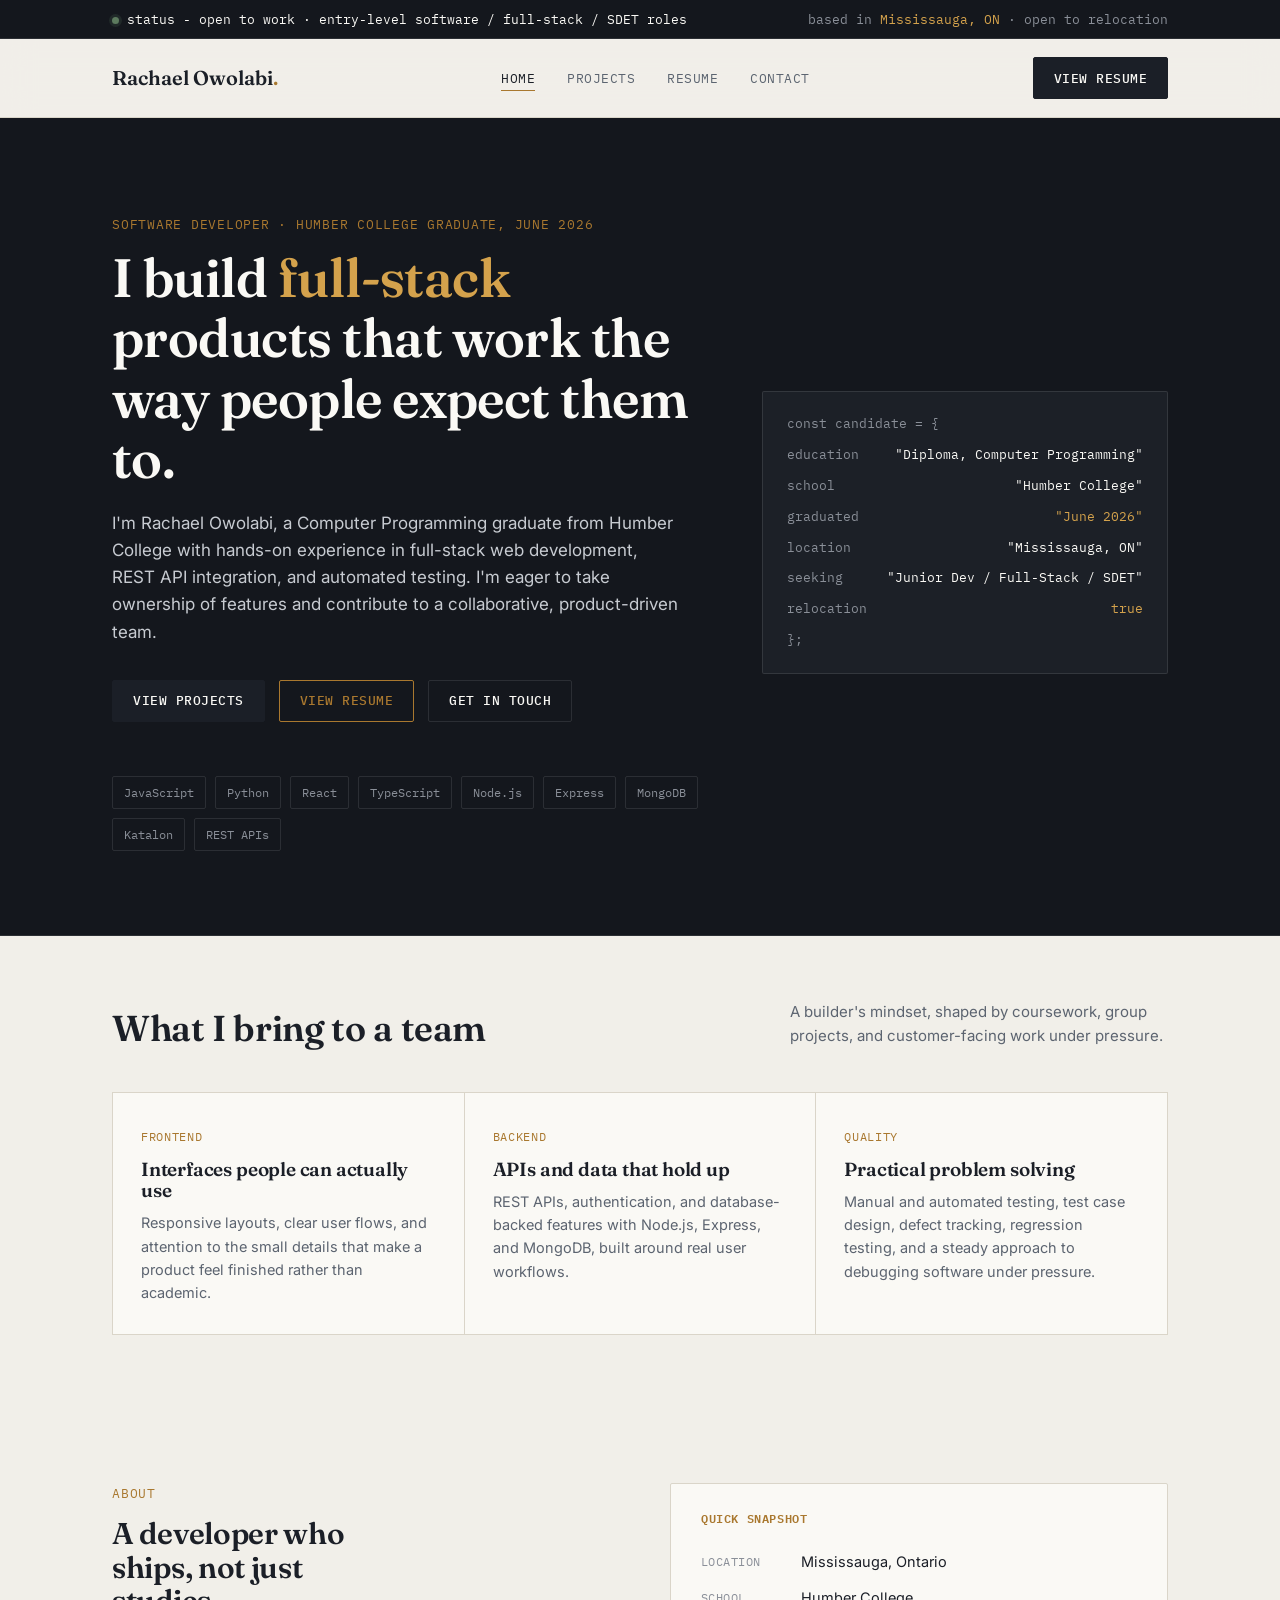
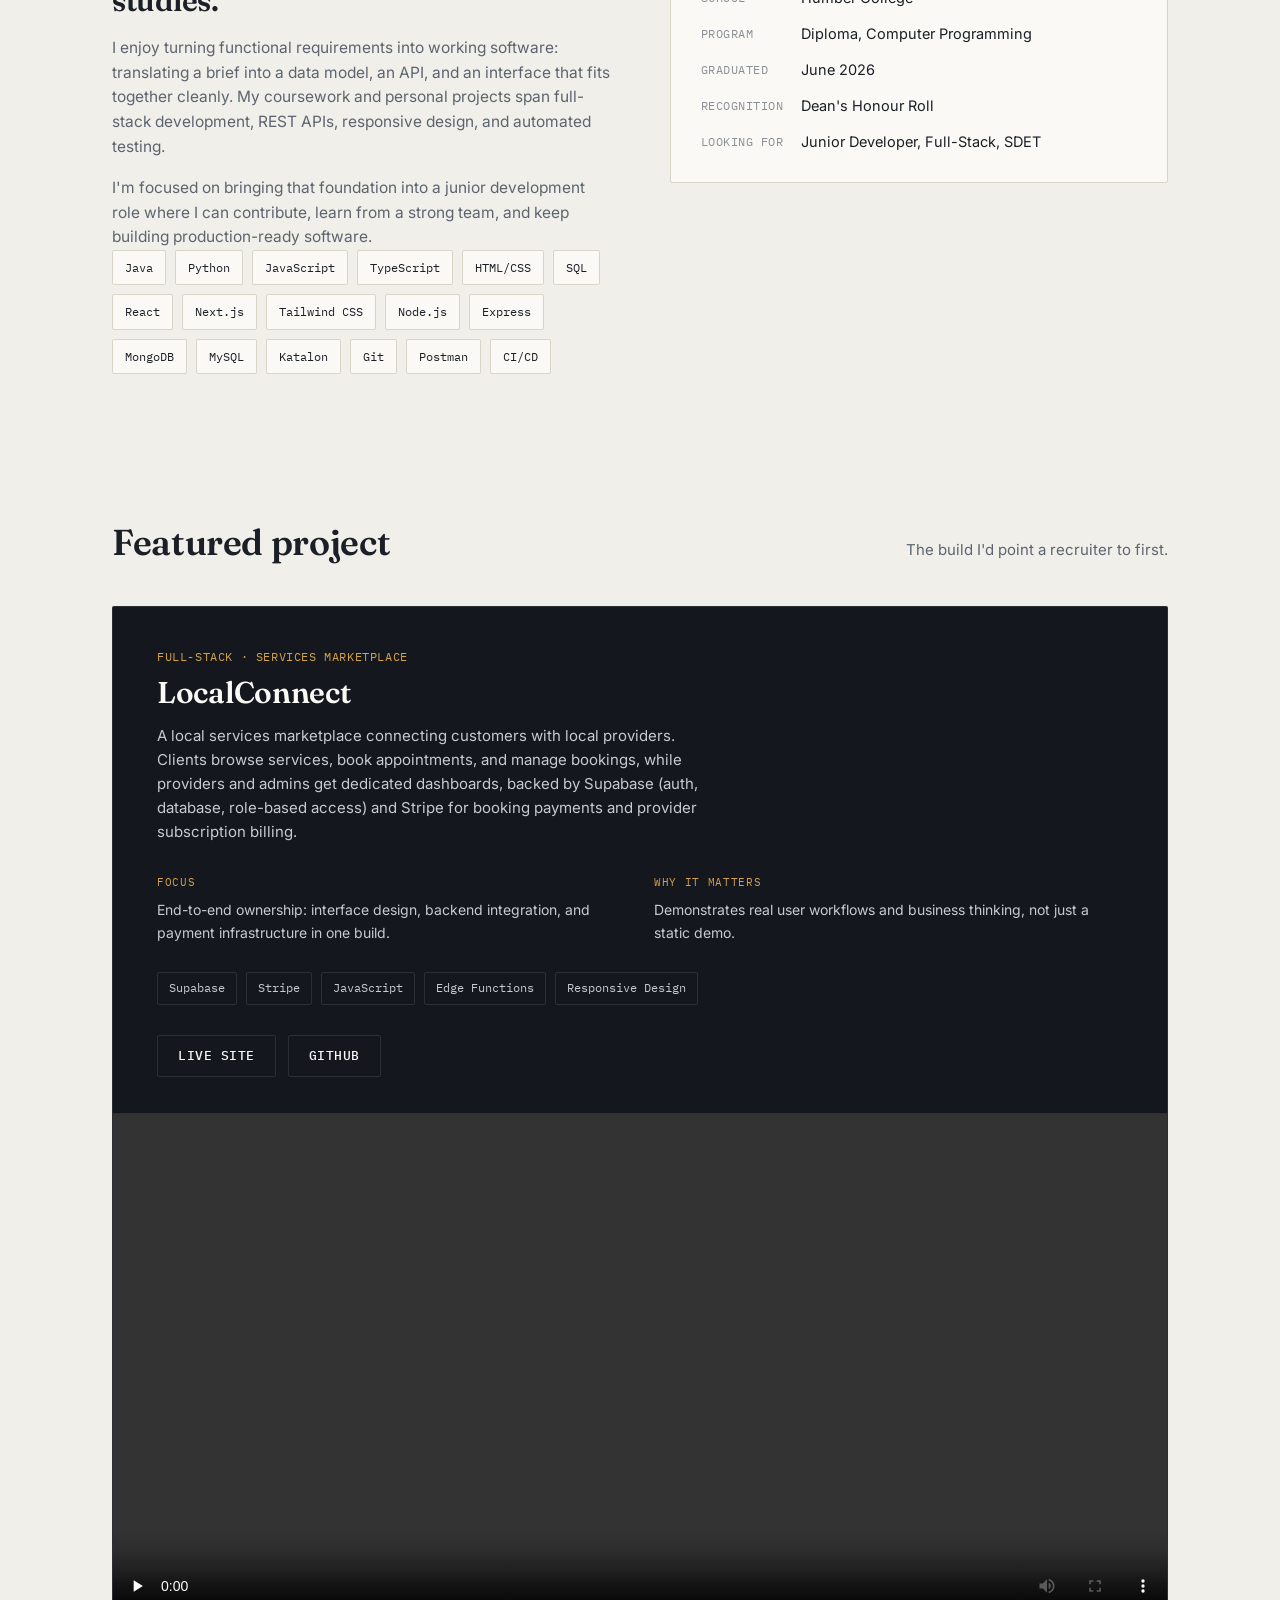
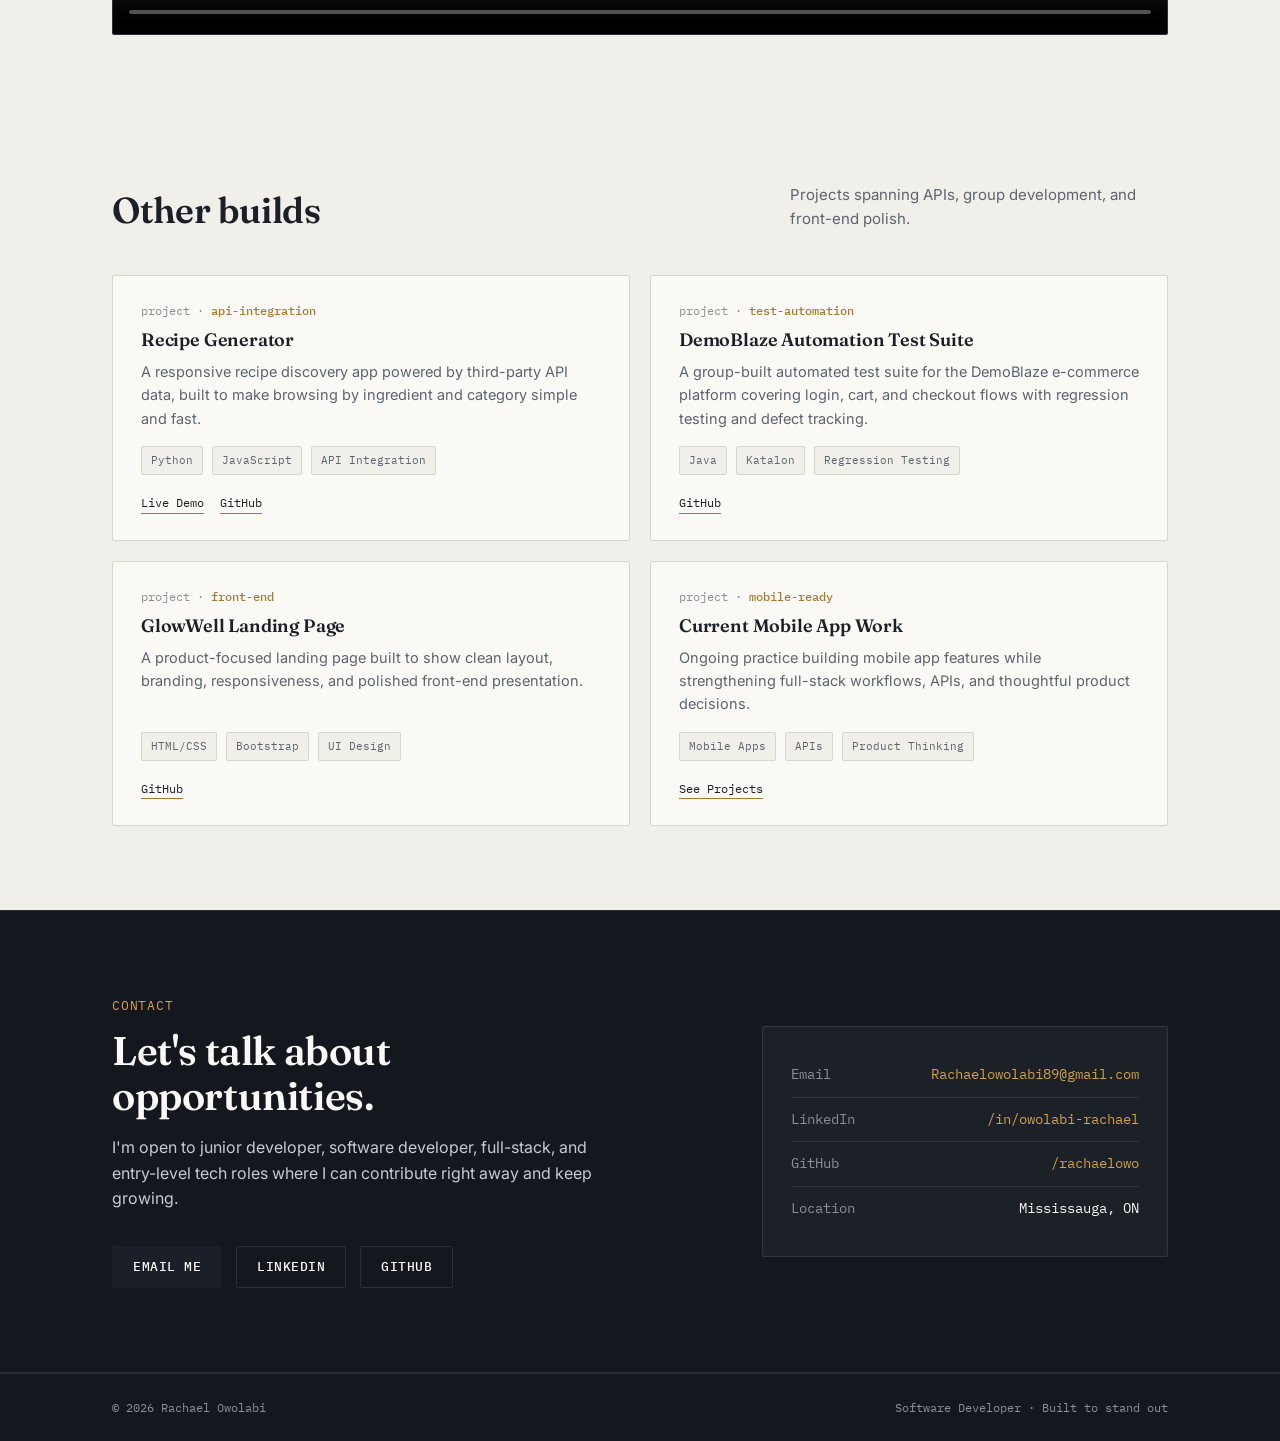
<file: index.html>
<!doctype html>
<html lang="en">
<head>
  <meta charset="UTF-8">
  <meta name="viewport" content="width=device-width, initial-scale=1.0">
  <title>Rachael Owolabi | Software Developer</title>
  <meta name="description" content="Rachael Owolabi is a software developer based in Mississauga, Ontario, with experience in full-stack web development, REST API integration, and automated testing.">
  <link rel="stylesheet" href="style.css">
</head>
<body>
  <div class="statusbar">
    <div class="wrap">
      <span><span class="dot"></span>status - open to work · entry-level software / full-stack / SDET roles</span>
      <span class="right">based in <span>Mississauga, ON</span> · open to relocation</span>
    </div>
  </div>

  <header class="site">
    <div class="wrap">
      <a class="logo" href="index.html">Rachael Owolabi<span class="dot">.</span></a>
      <nav class="primary" aria-label="Primary navigation">
        <ul>
          <li><a class="active" href="index.html">Home</a></li>
          <li><a href="Project.html">Projects</a></li>
          <li><a href="Resume.html">Resume</a></li>
          <li><a href="#contact">Contact</a></li>
        </ul>
      </nav>
      <a class="btn solid" href="Resume.html">View Resume</a>
    </div>
  </header>

  <main>
    <section class="hero">
      <div class="wrap grid">
        <div>
          <div class="eyebrow">software developer · humber college graduate, june 2026</div>
          <h1>I build <em>full-stack</em> products that work the way people expect them to.</h1>
          <p class="lede">I'm Rachael Owolabi, a Computer Programming graduate from Humber College with hands-on experience in full-stack web development, REST API integration, and automated testing. I'm eager to take ownership of features and contribute to a collaborative, product-driven team.</p>
          <div class="actions">
            <a class="btn solid" href="Project.html">View Projects</a>
            <a class="btn brass" href="Resume.html">View Resume</a>
            <a class="btn ghost" href="#contact">Get in Touch</a>
          </div>
          <div class="stackline">
            <span>JavaScript</span>
            <span>Python</span>
            <span>React</span>
            <span>TypeScript</span>
            <span>Node.js</span>
            <span>Express</span>
            <span>MongoDB</span>
            <span>Katalon</span>
            <span>REST APIs</span>
          </div>
        </div>

        <div class="statobj">
          <div class="line0">const candidate = {</div>
          <dl>
            <dt>education</dt><dd>"Diploma, Computer Programming"</dd>
            <dt>school</dt><dd>"Humber College"</dd>
            <dt>graduated</dt><dd class="accent">"June 2026"</dd>
            <dt>location</dt><dd>"Mississauga, ON"</dd>
            <dt>seeking</dt><dd>"Junior Dev / Full-Stack / SDET"</dd>
            <dt>relocation</dt><dd class="accent">true</dd>
          </dl>
          <div class="close">};</div>
        </div>
      </div>
    </section>

    <section class="tight">
      <div class="wrap">
        <div class="section-head">
          <h2>What I bring to a team</h2>
          <p class="sub">A builder's mindset, shaped by coursework, group projects, and customer-facing work under pressure.</p>
        </div>

        <div class="focusgrid">
          <div class="cell">
            <span class="tag">Frontend</span>
            <h3>Interfaces people can actually use</h3>
            <p>Responsive layouts, clear user flows, and attention to the small details that make a product feel finished rather than academic.</p>
          </div>
          <div class="cell">
            <span class="tag">Backend</span>
            <h3>APIs and data that hold up</h3>
            <p>REST APIs, authentication, and database-backed features with Node.js, Express, and MongoDB, built around real user workflows.</p>
          </div>
          <div class="cell">
            <span class="tag">Quality</span>
            <h3>Practical problem solving</h3>
            <p>Manual and automated testing, test case design, defect tracking, regression testing, and a steady approach to debugging software under pressure.</p>
          </div>
        </div>
      </div>
    </section>

    <section>
      <div class="wrap about-grid">
        <div>
          <div class="eyebrow">about</div>
          <h2 style="font-size:30px;max-width:14ch;margin-bottom:18px;">A developer who ships, not just studies.</h2>
          <p>I enjoy turning functional requirements into working software: translating a brief into a data model, an API, and an interface that fits together cleanly. My coursework and personal projects span full-stack development, REST APIs, responsive design, and automated testing.</p>
          <p style="margin-top:16px;">I'm focused on bringing that foundation into a junior development role where I can contribute, learn from a strong team, and keep building production-ready software.</p>
          <div class="chiprow">
            <span class="chip">Java</span>
            <span class="chip">Python</span>
            <span class="chip">JavaScript</span>
            <span class="chip">TypeScript</span>
            <span class="chip">HTML/CSS</span>
            <span class="chip">SQL</span>
            <span class="chip">React</span>
            <span class="chip">Next.js</span>
            <span class="chip">Tailwind CSS</span>
            <span class="chip">Node.js</span>
            <span class="chip">Express</span>
            <span class="chip">MongoDB</span>
            <span class="chip">MySQL</span>
            <span class="chip">Katalon</span>
            <span class="chip">Git</span>
            <span class="chip">Postman</span>
            <span class="chip">CI/CD</span>
          </div>
        </div>

        <div class="panel snapshot">
          <h3 style="font-family:'IBM Plex Mono',monospace;text-transform:uppercase;font-size:12px;letter-spacing:.05em;color:var(--brass);margin-bottom:4px;">Quick Snapshot</h3>
          <dl>
            <dt>Location</dt><dd>Mississauga, Ontario</dd>
            <dt>School</dt><dd>Humber College</dd>
            <dt>Program</dt><dd>Diploma, Computer Programming</dd>
            <dt>Graduated</dt><dd>June 2026</dd>
            <dt>Recognition</dt><dd>Dean's Honour Roll</dd>
            <dt>Looking for</dt><dd>Junior Developer, Full-Stack, SDET</dd>
          </dl>
        </div>
      </div>
    </section>

    <section class="tight">
      <div class="wrap">
        <div class="section-head">
          <h2>Featured project</h2>
          <p class="sub">The build I'd point a recruiter to first.</p>
        </div>

        <div class="feature">
          <div class="top">
            <div class="meta-row">
              <span class="mono" style="font-size:12px;color:var(--brass-bright);text-transform:uppercase;letter-spacing:.05em;">Full-stack · services marketplace</span>
            </div>
            <h3>LocalConnect</h3>
            <p>A local services marketplace connecting customers with local providers. Clients browse services, book appointments, and manage bookings, while providers and admins get dedicated dashboards, backed by Supabase (auth, database, role-based access) and Stripe for booking payments and provider subscription billing.</p>
            <div class="colsplit">
              <div>
                <div class="k">Focus</div>
                <p>End-to-end ownership: interface design, backend integration, and payment infrastructure in one build.</p>
              </div>
              <div>
                <div class="k">Why it matters</div>
                <p>Demonstrates real user workflows and business thinking, not just a static demo.</p>
              </div>
            </div>
            <div class="tagrow">
              <span>Supabase</span>
              <span>Stripe</span>
              <span>JavaScript</span>
              <span>Edge Functions</span>
              <span>Responsive Design</span>
            </div>
            <div class="links">
              <a class="btn ghost" href="https://rachaelowo.github.io/localconnect/" target="_blank" rel="noopener">Live Site</a>
              <a class="btn ghost" href="https://github.com/rachaelowo/localconnect/" target="_blank" rel="noopener">GitHub</a>
            </div>
          </div>
          <div class="media">
            <video controls preload="none">
              <source src="videos/Localconnect.mp4" type="video/mp4">
            </video>
          </div>
        </div>
      </div>
    </section>

    <section>
      <div class="wrap">
        <div class="section-head">
          <h2>Other builds</h2>
          <p class="sub">Projects spanning APIs, group development, and front-end polish.</p>
        </div>

        <div class="commitgrid">
          <div class="commit">
            <div class="hash">project · <b>api-integration</b></div>
            <h4>Recipe Generator</h4>
            <p>A responsive recipe discovery app powered by third-party API data, built to make browsing by ingredient and category simple and fast.</p>
            <div class="tagrow"><span>Python</span><span>JavaScript</span><span>API Integration</span></div>
            <div class="links">
              <a href="https://recipes-generator-nfoy.onrender.com/" target="_blank" rel="noopener">Live Demo</a>
              <a href="https://github.com/rachaelowo/Recipe-generator" target="_blank" rel="noopener">GitHub</a>
            </div>
          </div>

          <div class="commit">
            <div class="hash">project · <b>test-automation</b></div>
            <h4>DemoBlaze Automation Test Suite</h4>
            <p>A group-built automated test suite for the DemoBlaze e-commerce platform covering login, cart, and checkout flows with regression testing and defect tracking.</p>
            <div class="tagrow"><span>Java</span><span>Katalon</span><span>Regression Testing</span></div>
            <div class="links">
              <a href="https://github.com/rachaelowo/DemoBlaze_AutoTest_Group7/tree/Rachael/Group7_DemoBlaze_AutoTest" target="_blank" rel="noopener">GitHub</a>
            </div>
          </div>

          <div class="commit">
            <div class="hash">project · <b>front-end</b></div>
            <h4>GlowWell Landing Page</h4>
            <p>A product-focused landing page built to show clean layout, branding, responsiveness, and polished front-end presentation.</p>
            <div class="tagrow"><span>HTML/CSS</span><span>Bootstrap</span><span>UI Design</span></div>
            <div class="links">
              <a href="https://github.com/rachaelowo/Glowwell" target="_blank" rel="noopener">GitHub</a>
            </div>
          </div>

          <div class="commit">
            <div class="hash">project · <b>mobile-ready</b></div>
            <h4>Current Mobile App Work</h4>
            <p>Ongoing practice building mobile app features while strengthening full-stack workflows, APIs, and thoughtful product decisions.</p>
            <div class="tagrow"><span>Mobile Apps</span><span>APIs</span><span>Product Thinking</span></div>
            <div class="links">
              <a href="Project.html">See Projects</a>
            </div>
          </div>
        </div>
      </div>
    </section>

    <section id="contact" class="contact">
      <div class="wrap grid">
        <div>
          <div class="eyebrow" style="color:var(--brass-bright);">contact</div>
          <h2>Let's talk about opportunities.</h2>
          <p>I'm open to junior developer, software developer, full-stack, and entry-level tech roles where I can contribute right away and keep growing.</p>
          <div class="actions">
            <a class="btn solid" href="mailto:Rachaelowolabi89@gmail.com">Email Me</a>
            <a class="btn ghost" href="https://www.linkedin.com/in/owolabi-rachael" target="_blank" rel="noopener">LinkedIn</a>
            <a class="btn ghost" href="https://github.com/rachaelowo" target="_blank" rel="noopener">GitHub</a>
          </div>
        </div>
        <div class="channels">
          <div class="row"><span>Email</span><a href="mailto:Rachaelowolabi89@gmail.com">Rachaelowolabi89@gmail.com</a></div>
          <div class="row"><span>LinkedIn</span><a href="https://www.linkedin.com/in/owolabi-rachael" target="_blank" rel="noopener">/in/owolabi-rachael</a></div>
          <div class="row"><span>GitHub</span><a href="https://github.com/rachaelowo" target="_blank" rel="noopener">/rachaelowo</a></div>
          <div class="row"><span>Location</span><span>Mississauga, ON</span></div>
        </div>
      </div>
    </section>
  </main>

  <footer>
    <div class="wrap">
      <span>© 2026 Rachael Owolabi</span>
      <span>Software Developer · Built to stand out</span>
    </div>
  </footer>
  <script>
    document.body.classList.add("loaded");

    const revealObserver = new IntersectionObserver((entries) => {
      entries.forEach((entry) => {
        if (entry.isIntersecting) {
          entry.target.classList.add("is-visible");
          revealObserver.unobserve(entry.target);
        }
      });
    }, { threshold: 0.14 });

    document.querySelectorAll(".section-head, .focusgrid .cell, .about-grid > *, .snapshot, .feature, .commit, .contact .grid > *").forEach((element) => {
      element.classList.add("reveal");
      revealObserver.observe(element);
    });
  </script>
</body>
</html>
</file>
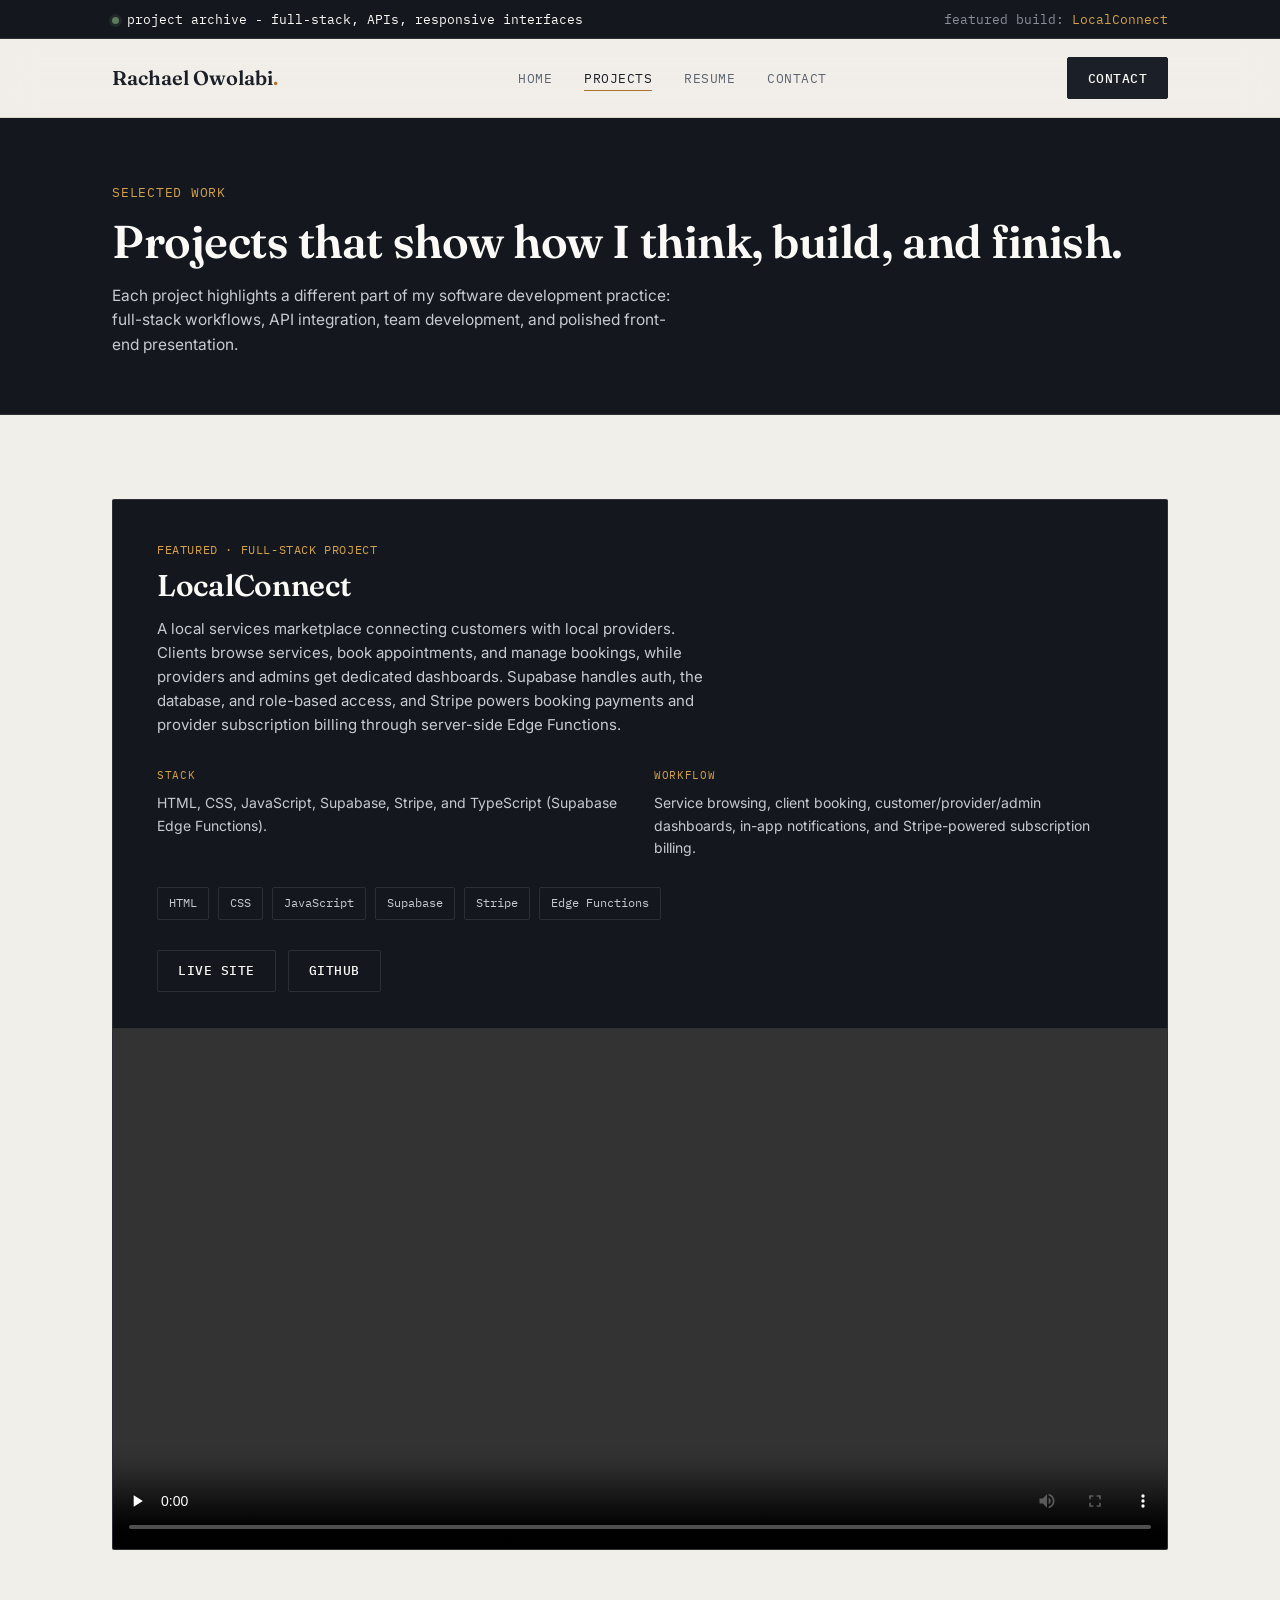
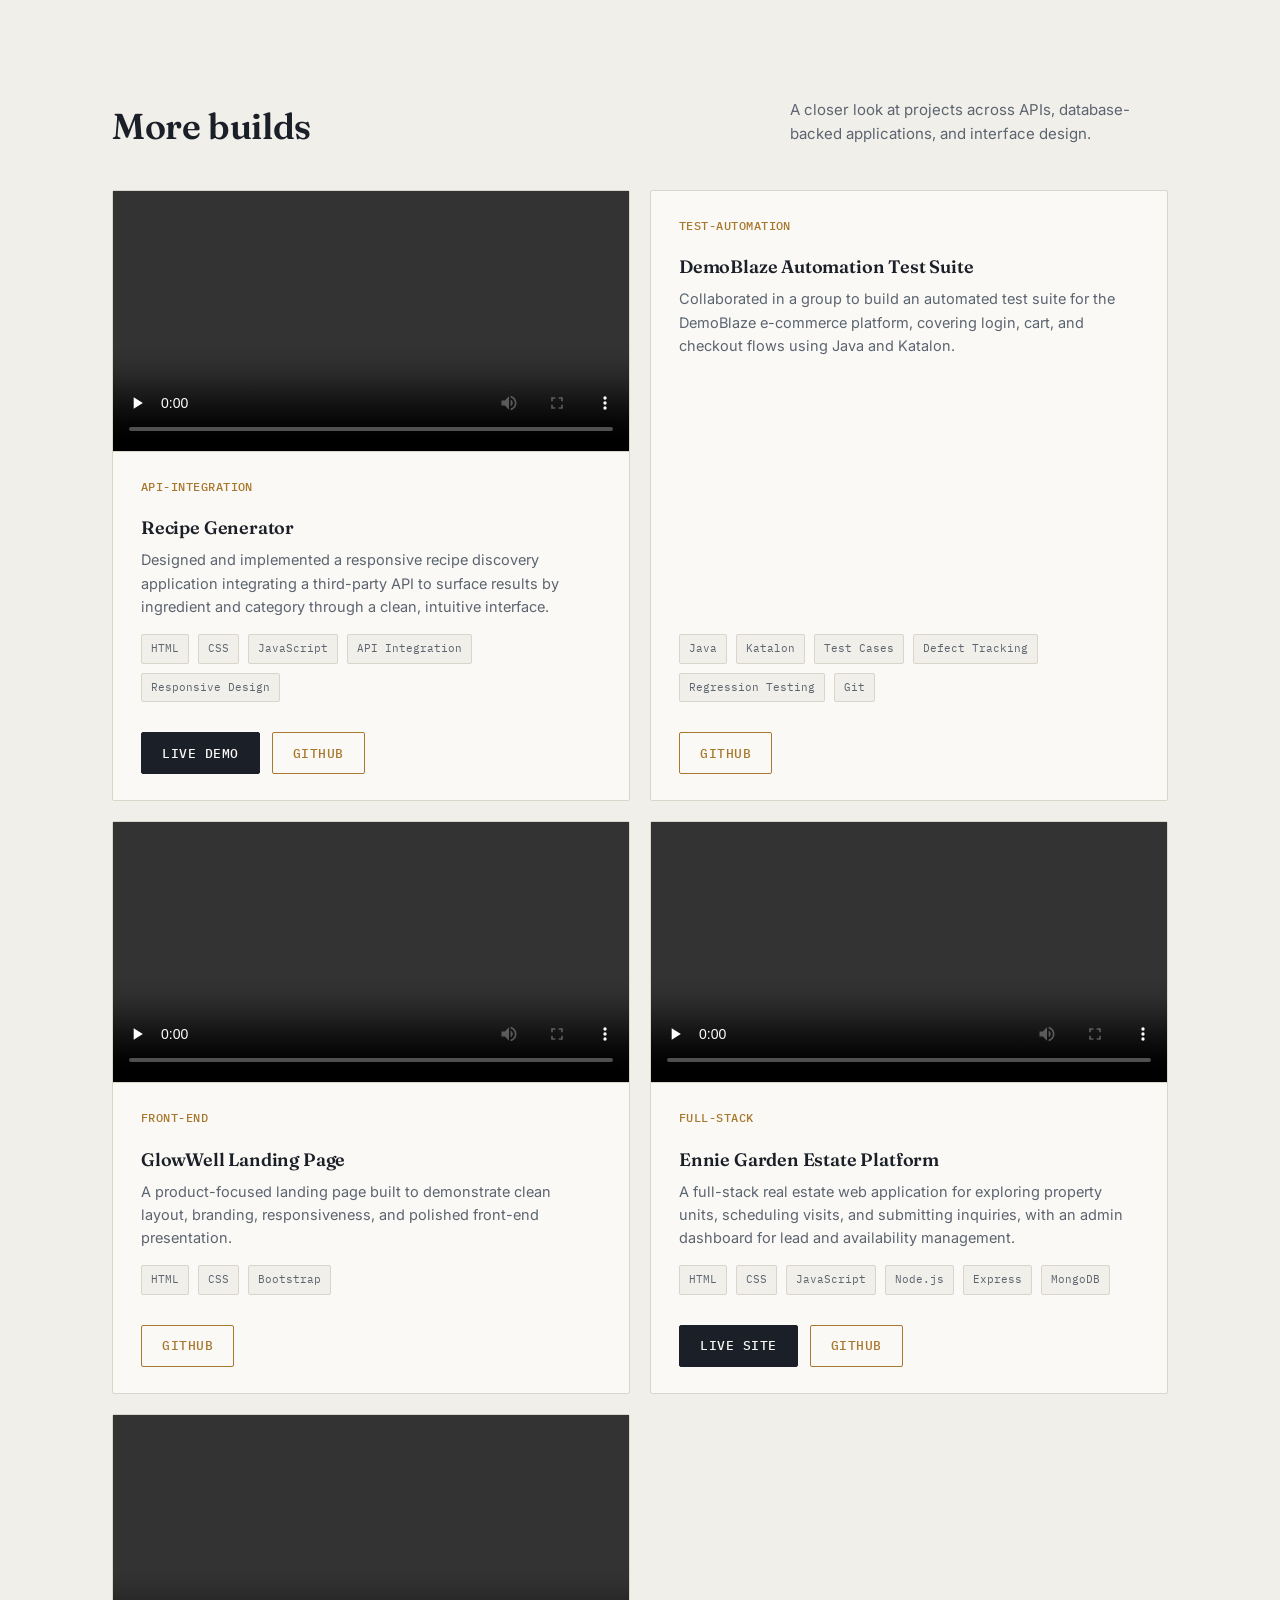
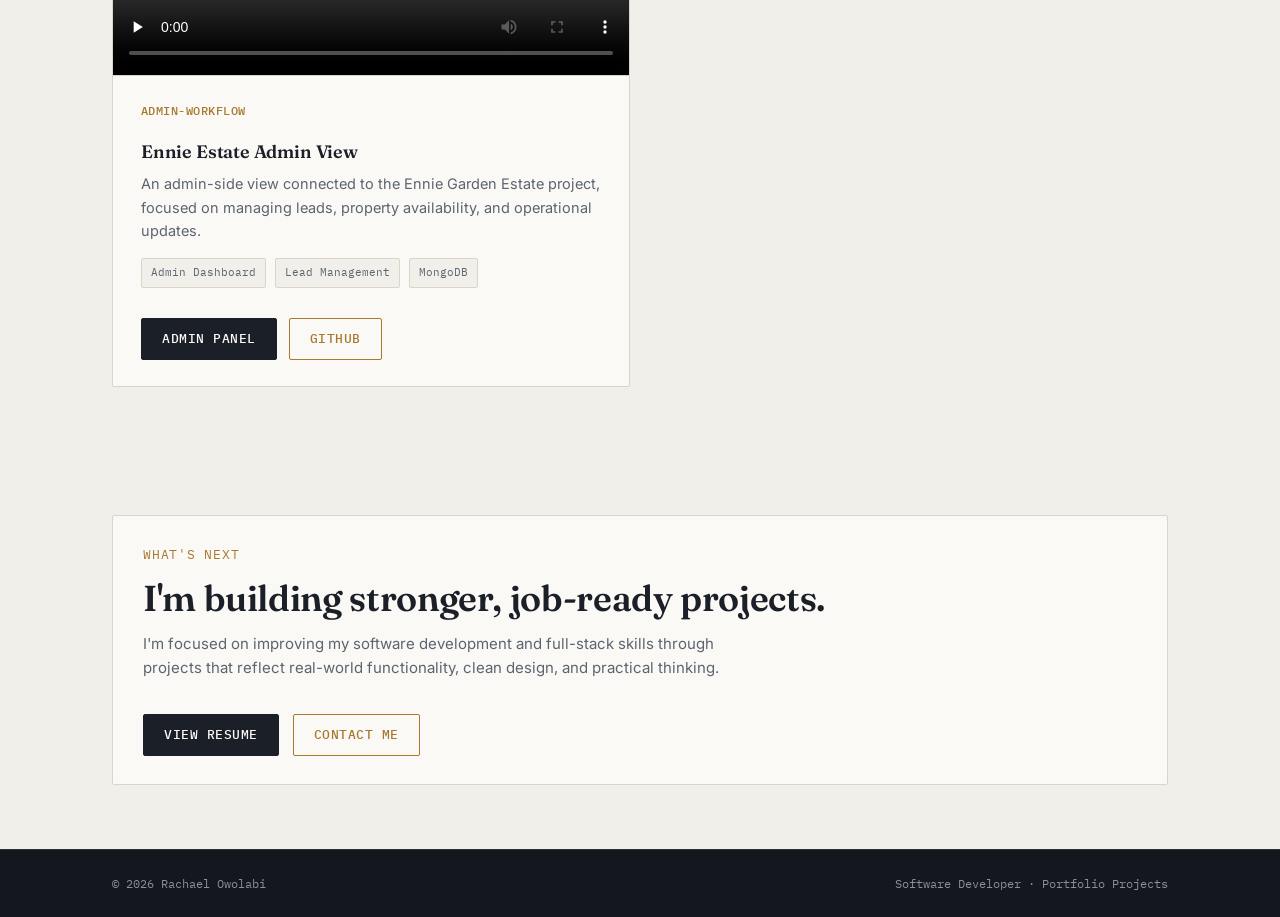
<file: Project.html>
<!doctype html>
<html lang="en">
<head>
  <meta charset="UTF-8">
  <meta name="viewport" content="width=device-width, initial-scale=1.0">
  <title>Projects | Rachael Owolabi</title>
  <meta name="description" content="Selected software development projects by Rachael Owolabi, including full-stack, API-driven, and responsive front-end builds.">
  <link rel="stylesheet" href="style.css">
</head>
<body>
  <div class="statusbar">
    <div class="wrap">
      <span><span class="dot"></span>project archive - full-stack, APIs, responsive interfaces</span>
      <span class="right">featured build: <span>LocalConnect</span></span>
    </div>
  </div>

  <header class="site">
    <div class="wrap">
      <a class="logo" href="index.html">Rachael Owolabi<span class="dot">.</span></a>
      <nav class="primary" aria-label="Primary navigation">
        <ul>
          <li><a href="index.html">Home</a></li>
          <li><a class="active" href="Project.html">Projects</a></li>
          <li><a href="Resume.html">Resume</a></li>
          <li><a href="index.html#contact">Contact</a></li>
        </ul>
      </nav>
      <a class="btn solid" href="index.html#contact">Contact</a>
    </div>
  </header>

  <main>
    <section class="pagehero">
      <div class="wrap">
        <div class="eyebrow" style="color:var(--brass-bright);">selected work</div>
        <h1>Projects that show how I think, build, and finish.</h1>
        <p>Each project highlights a different part of my software development practice: full-stack workflows, API integration, team development, and polished front-end presentation.</p>
      </div>
    </section>

    <section>
      <div class="wrap">
        <div class="feature">
          <div class="top">
            <div class="meta-row">
              <span class="mono" style="font-size:12px;color:var(--brass-bright);text-transform:uppercase;letter-spacing:.05em;">Featured · full-stack project</span>
            </div>
            <h3>LocalConnect</h3>
            <p>A local services marketplace connecting customers with local providers. Clients browse services, book appointments, and manage bookings, while providers and admins get dedicated dashboards. Supabase handles auth, the database, and role-based access, and Stripe powers booking payments and provider subscription billing through server-side Edge Functions.</p>
            <div class="colsplit">
              <div>
                <div class="k">Stack</div>
                <p>HTML, CSS, JavaScript, Supabase, Stripe, and TypeScript (Supabase Edge Functions).</p>
              </div>
              <div>
                <div class="k">Workflow</div>
                <p>Service browsing, client booking, customer/provider/admin dashboards, in-app notifications, and Stripe-powered subscription billing.</p>
              </div>
            </div>
            <div class="tagrow">
              <span>HTML</span>
              <span>CSS</span>
              <span>JavaScript</span>
              <span>Supabase</span>
              <span>Stripe</span>
              <span>Edge Functions</span>
            </div>
            <div class="links">
              <a class="btn ghost" href="https://rachaelowo.github.io/localconnect/" target="_blank" rel="noopener">Live Site</a>
              <a class="btn ghost" href="https://github.com/rachaelowo/localconnect/" target="_blank" rel="noopener">GitHub</a>
            </div>
          </div>
          <div class="media">
            <video controls preload="none">
              <source src="videos/Localconnect.mp4" type="video/mp4">
            </video>
          </div>
        </div>
      </div>
    </section>

    <section class="tight">
      <div class="wrap">
        <div class="section-head">
          <h2>More builds</h2>
          <p class="sub">A closer look at projects across APIs, database-backed applications, and interface design.</p>
        </div>

        <div class="project-grid">
          <article class="project-card">
            <div class="project-media">
              <video controls preload="none">
                <source src="videos/Recipe Finder.mp4" type="video/mp4">
              </video>
            </div>
            <div class="project-body">
              <div class="featured-badge">api-integration</div>
              <h4>Recipe Generator</h4>
              <p>Designed and implemented a responsive recipe discovery application integrating a third-party API to surface results by ingredient and category through a clean, intuitive interface.</p>
              <div class="project-meta">
                <span>HTML</span>
                <span>CSS</span>
                <span>JavaScript</span>
                <span>API Integration</span>
                <span>Responsive Design</span>
              </div>
              <div class="project-links">
                <a href="https://recipes-generator-nfoy.onrender.com/" target="_blank" rel="noopener" class="btn solid">Live Demo</a>
                <a href="https://github.com/rachaelowo/Recipe-generator" target="_blank" rel="noopener" class="btn brass">GitHub</a>
              </div>
            </div>
          </article>

          <article class="project-card">
            <div class="project-body">
              <div class="featured-badge">test-automation</div>
              <h4>DemoBlaze Automation Test Suite</h4>
              <p>Collaborated in a group to build an automated test suite for the DemoBlaze e-commerce platform, covering login, cart, and checkout flows using Java and Katalon.</p>
              <div class="project-meta">
                <span>Java</span>
                <span>Katalon</span>
                <span>Test Cases</span>
                <span>Defect Tracking</span>
                <span>Regression Testing</span>
                <span>Git</span>
              </div>
              <div class="project-links">
                <a href="https://github.com/rachaelowo/DemoBlaze_AutoTest_Group7/tree/Rachael/Group7_DemoBlaze_AutoTest" target="_blank" rel="noopener" class="btn brass">GitHub</a>
              </div>
            </div>
          </article>

          <article class="project-card">
            <div class="project-media">
              <video controls preload="none">
                <source src="videos/Glowwell.mp4" type="video/mp4">
              </video>
            </div>
            <div class="project-body">
              <div class="featured-badge">front-end</div>
              <h4>GlowWell Landing Page</h4>
              <p>A product-focused landing page built to demonstrate clean layout, branding, responsiveness, and polished front-end presentation.</p>
              <div class="project-meta">
                <span>HTML</span>
                <span>CSS</span>
                <span>Bootstrap</span>
              </div>
              <div class="project-links">
                <a href="https://github.com/rachaelowo/Glowwell" target="_blank" rel="noopener" class="btn brass">GitHub</a>
              </div>
            </div>
          </article>

          <article class="project-card">
            <div class="project-media">
              <video controls preload="none">
                <source src="videos/Ennie estate project.mp4" type="video/mp4">
              </video>
            </div>
            <div class="project-body">
              <div class="featured-badge">full-stack</div>
              <h4>Ennie Garden Estate Platform</h4>
              <p>A full-stack real estate web application for exploring property units, scheduling visits, and submitting inquiries, with an admin dashboard for lead and availability management.</p>
              <div class="project-meta">
                <span>HTML</span>
                <span>CSS</span>
                <span>JavaScript</span>
                <span>Node.js</span>
                <span>Express</span>
                <span>MongoDB</span>
              </div>
              <div class="project-links">
                <a href="https://estate-garden-estate.onrender.com/" target="_blank" rel="noopener" class="btn solid">Live Site</a>
                <a href="https://github.com/rachaelowo/Estate-website" target="_blank" rel="noopener" class="btn brass">GitHub</a>
              </div>
            </div>
          </article>

          <article class="project-card">
            <div class="project-media">
              <video controls preload="none">
                <source src="videos/Ennie estate admin page.mp4" type="video/mp4">
              </video>
            </div>
            <div class="project-body">
              <div class="featured-badge">admin-workflow</div>
              <h4>Ennie Estate Admin View</h4>
              <p>An admin-side view connected to the Ennie Garden Estate project, focused on managing leads, property availability, and operational updates.</p>
              <div class="project-meta">
                <span>Admin Dashboard</span>
                <span>Lead Management</span>
                <span>MongoDB</span>
              </div>
              <div class="project-links">
                <a href="https://estate-garden-estate.onrender.com/admin-login.html" target="_blank" rel="noopener" class="btn solid">Admin Panel</a>
                <a href="https://github.com/rachaelowo/Estate-website" target="_blank" rel="noopener" class="btn brass">GitHub</a>
              </div>
            </div>
          </article>
        </div>
      </div>
    </section>

    <section class="tight">
      <div class="wrap">
        <div class="panel snapshot">
          <div class="section-tag">what's next</div>
          <h2 class="section-title" style="margin-bottom:14px;">I'm building stronger, job-ready projects.</h2>
          <p class="section-copy" style="max-width:70ch;">I'm focused on improving my software development and full-stack skills through projects that reflect real-world functionality, clean design, and practical thinking.</p>
          <div class="actions">
            <a href="Resume.html" class="btn solid">View Resume</a>
            <a href="index.html#contact" class="btn brass">Contact Me</a>
          </div>
        </div>
      </div>
    </section>
  </main>

  <footer>
    <div class="wrap">
      <span>© 2026 Rachael Owolabi</span>
      <span>Software Developer · Portfolio Projects</span>
    </div>
  </footer>
  <script>
    document.body.classList.add("loaded");

    const revealObserver = new IntersectionObserver((entries) => {
      entries.forEach((entry) => {
        if (entry.isIntersecting) {
          entry.target.classList.add("is-visible");
          revealObserver.unobserve(entry.target);
        }
      });
    }, { threshold: 0.14 });

    document.querySelectorAll(".pagehero .wrap > *, .feature, .section-head, .project-card, .snapshot").forEach((element) => {
      element.classList.add("reveal");
      revealObserver.observe(element);
    });
  </script>
</body>
</html>
</file>
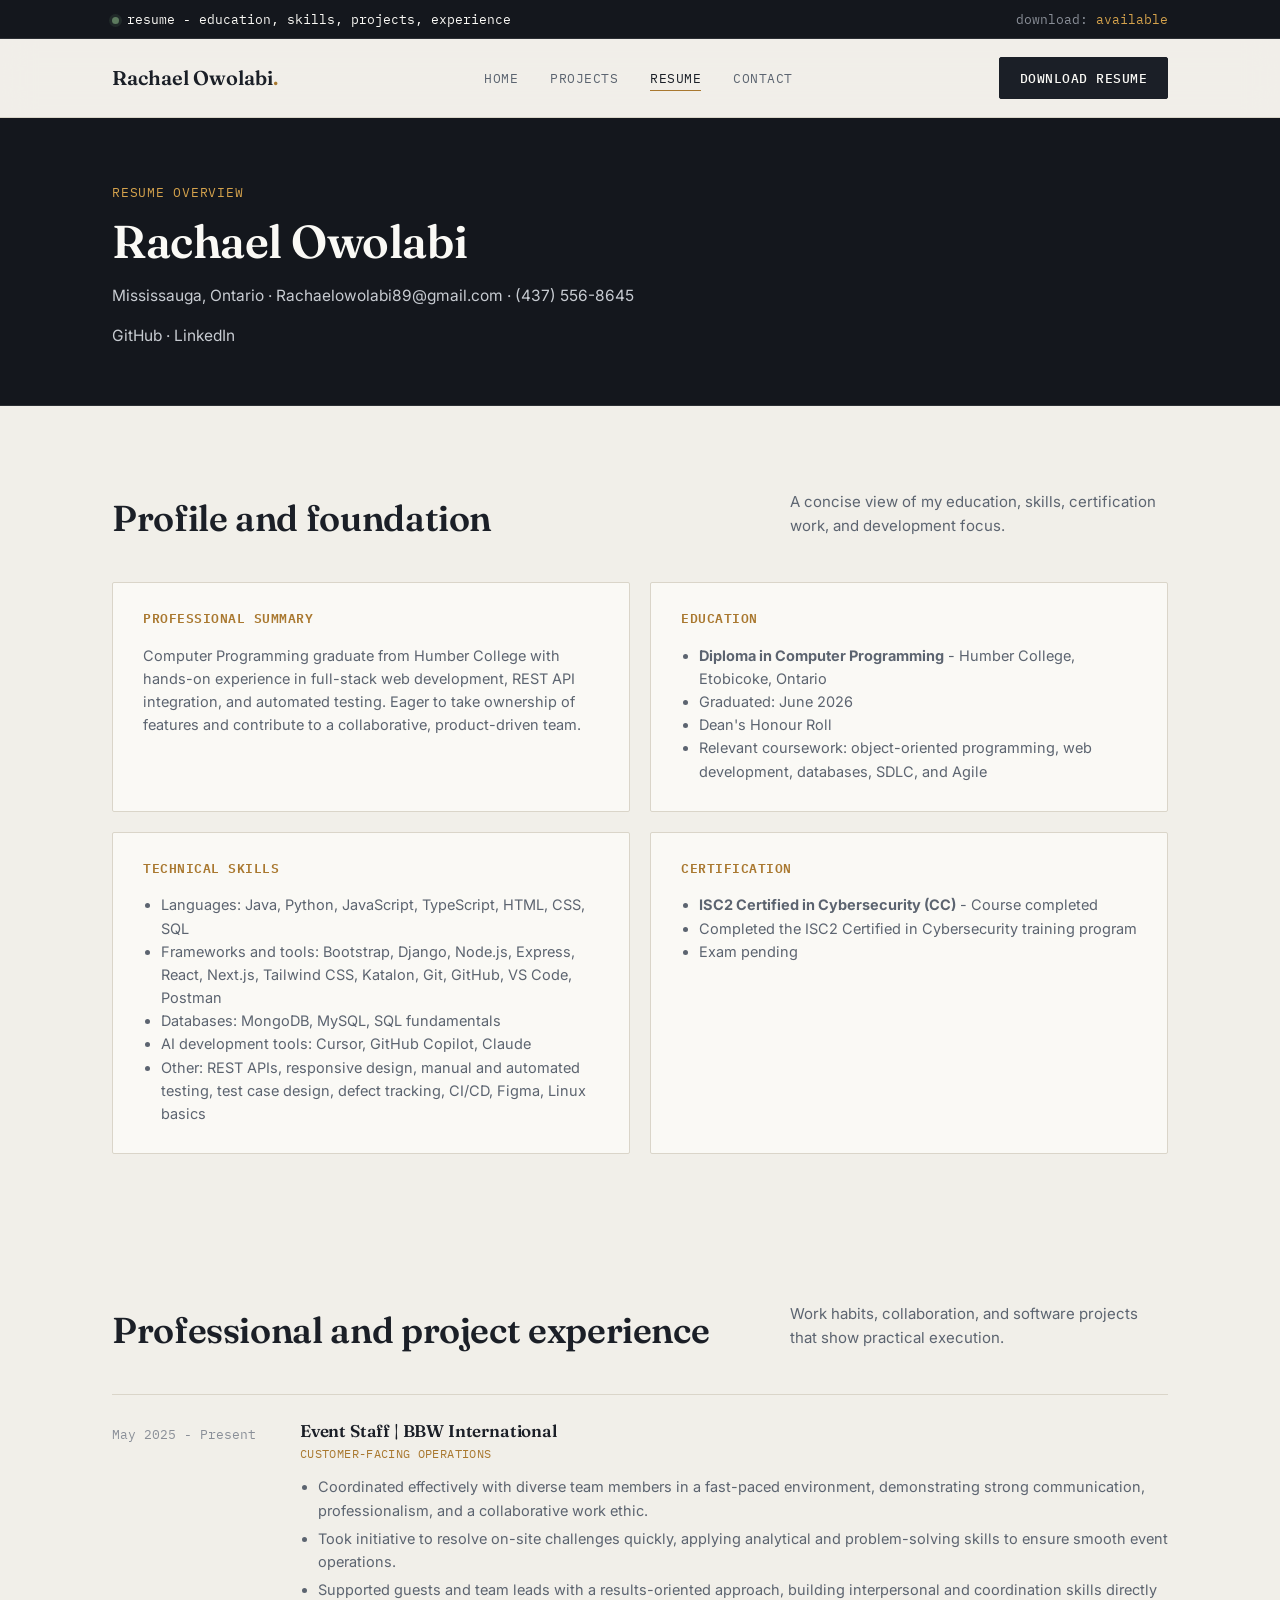
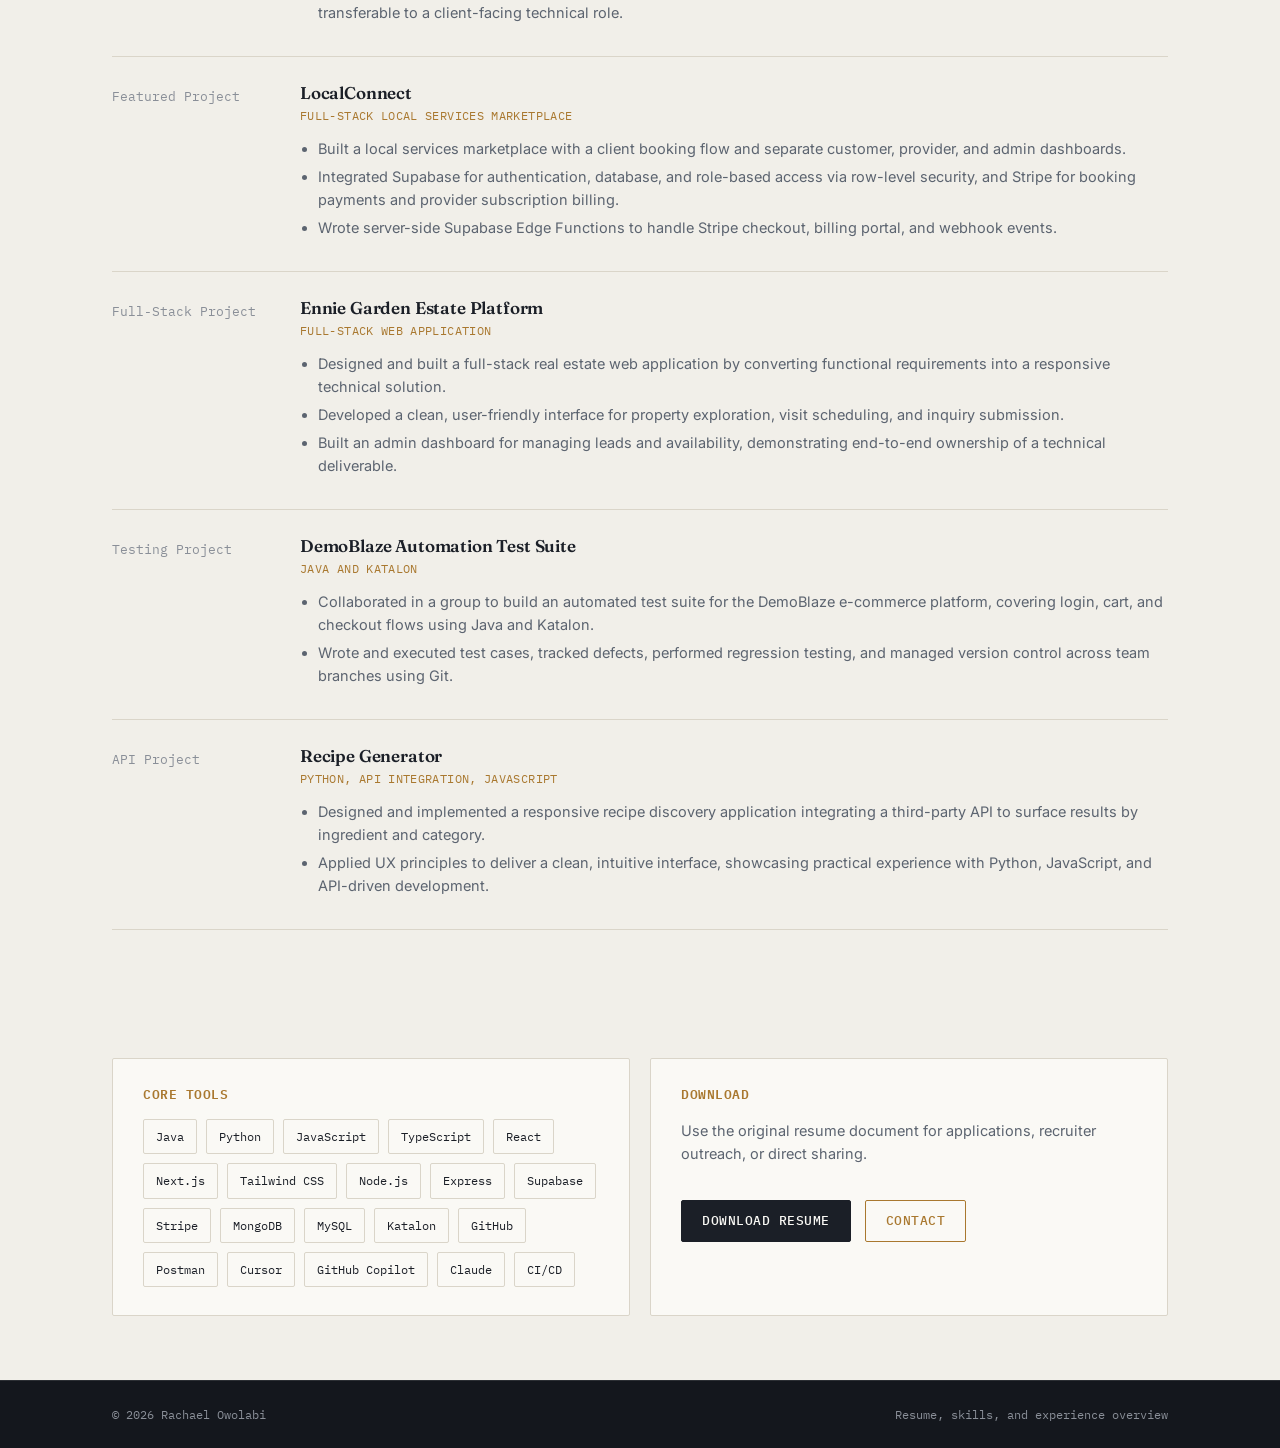
<file: Resume.html>
<!doctype html>
<html lang="en">
<head>
  <meta charset="UTF-8">
  <meta name="viewport" content="width=device-width, initial-scale=1.0">
  <title>Resume | Rachael Owolabi</title>
  <meta name="description" content="Resume overview for Rachael Owolabi, including education, technical skills, projects, experience, and contact links.">
  <link rel="stylesheet" href="style.css">
</head>
<body>
  <div class="statusbar">
    <div class="wrap">
      <span><span class="dot"></span>resume - education, skills, projects, experience</span>
      <span class="right">download: <span>available</span></span>
    </div>
  </div>

  <header class="site">
    <div class="wrap">
      <a class="logo" href="index.html">Rachael Owolabi<span class="dot">.</span></a>
      <nav class="primary" aria-label="Primary navigation">
        <ul>
          <li><a href="index.html">Home</a></li>
          <li><a href="Project.html">Projects</a></li>
          <li><a class="active" href="Resume.html">Resume</a></li>
          <li><a href="index.html#contact">Contact</a></li>
        </ul>
      </nav>
      <a class="btn solid" href="Rachael_Owolabi_Resume_Software_developer.docx" download>Download Resume</a>
    </div>
  </header>

  <main>
    <section class="pagehero">
      <div class="wrap">
        <div class="eyebrow" style="color:var(--brass-bright);">resume overview</div>
        <h1>Rachael Owolabi</h1>
        <p>Mississauga, Ontario · <a href="mailto:Rachaelowolabi89@gmail.com">Rachaelowolabi89@gmail.com</a> · (437) 556-8645</p>
        <p><a href="https://github.com/rachaelowo" target="_blank" rel="noopener">GitHub</a> · <a href="https://www.linkedin.com/in/owolabi-rachael" target="_blank" rel="noopener">LinkedIn</a></p>
      </div>
    </section>

    <section>
      <div class="wrap">
        <div class="section-head">
          <h2>Profile and foundation</h2>
          <p class="sub">A concise view of my education, skills, certification work, and development focus.</p>
        </div>

        <div class="resume-grid">
          <article class="resume-card">
            <h5>Professional Summary</h5>
            <p>Computer Programming graduate from Humber College with hands-on experience in full-stack web development, REST API integration, and automated testing. Eager to take ownership of features and contribute to a collaborative, product-driven team.</p>
          </article>

          <article class="resume-card">
            <h5>Education</h5>
            <ul>
              <li><strong>Diploma in Computer Programming</strong> - Humber College, Etobicoke, Ontario</li>
              <li>Graduated: June 2026</li>
              <li>Dean's Honour Roll</li>
              <li>Relevant coursework: object-oriented programming, web development, databases, SDLC, and Agile</li>
            </ul>
          </article>

          <article class="resume-card">
            <h5>Technical Skills</h5>
            <ul>
              <li>Languages: Java, Python, JavaScript, TypeScript, HTML, CSS, SQL</li>
              <li>Frameworks and tools: Bootstrap, Django, Node.js, Express, React, Next.js, Tailwind CSS, Katalon, Git, GitHub, VS Code, Postman</li>
              <li>Databases: MongoDB, MySQL, SQL fundamentals</li>
              <li>AI development tools: Cursor, GitHub Copilot, Claude</li>
              <li>Other: REST APIs, responsive design, manual and automated testing, test case design, defect tracking, CI/CD, Figma, Linux basics</li>
            </ul>
          </article>

          <article class="resume-card">
            <h5>Certification</h5>
            <ul>
              <li><strong>ISC2 Certified in Cybersecurity (CC)</strong> - Course completed</li>
              <li>Completed the ISC2 Certified in Cybersecurity training program</li>
              <li>Exam pending</li>
            </ul>
          </article>
        </div>
      </div>
    </section>

    <section class="tight">
      <div class="wrap">
        <div class="section-head">
          <h2>Professional and project experience</h2>
          <p class="sub">Work habits, collaboration, and software projects that show practical execution.</p>
        </div>

        <div class="explist">
          <article class="expitem">
            <div class="when">May 2025 - Present</div>
            <div>
              <h4>Event Staff | BBW International</h4>
              <span class="role">Customer-facing operations</span>
              <ul>
                <li>Coordinated effectively with diverse team members in a fast-paced environment, demonstrating strong communication, professionalism, and a collaborative work ethic.</li>
                <li>Took initiative to resolve on-site challenges quickly, applying analytical and problem-solving skills to ensure smooth event operations.</li>
                <li>Supported guests and team leads with a results-oriented approach, building interpersonal and coordination skills directly transferable to a client-facing technical role.</li>
              </ul>
            </div>
          </article>

          <article class="expitem">
            <div class="when">Featured Project</div>
            <div>
              <h4>LocalConnect</h4>
              <span class="role">Full-stack local services marketplace</span>
              <ul>
                <li>Built a local services marketplace with a client booking flow and separate customer, provider, and admin dashboards.</li>
                <li>Integrated Supabase for authentication, database, and role-based access via row-level security, and Stripe for booking payments and provider subscription billing.</li>
                <li>Wrote server-side Supabase Edge Functions to handle Stripe checkout, billing portal, and webhook events.</li>
              </ul>
            </div>
          </article>

          <article class="expitem">
            <div class="when">Full-Stack Project</div>
            <div>
              <h4>Ennie Garden Estate Platform</h4>
              <span class="role">Full-stack web application</span>
              <ul>
                <li>Designed and built a full-stack real estate web application by converting functional requirements into a responsive technical solution.</li>
                <li>Developed a clean, user-friendly interface for property exploration, visit scheduling, and inquiry submission.</li>
                <li>Built an admin dashboard for managing leads and availability, demonstrating end-to-end ownership of a technical deliverable.</li>
              </ul>
            </div>
          </article>

          <article class="expitem">
            <div class="when">Testing Project</div>
            <div>
              <h4>DemoBlaze Automation Test Suite</h4>
              <span class="role">Java and Katalon</span>
              <ul>
                <li>Collaborated in a group to build an automated test suite for the DemoBlaze e-commerce platform, covering login, cart, and checkout flows using Java and Katalon.</li>
                <li>Wrote and executed test cases, tracked defects, performed regression testing, and managed version control across team branches using Git.</li>
              </ul>
            </div>
          </article>

          <article class="expitem">
            <div class="when">API Project</div>
            <div>
              <h4>Recipe Generator</h4>
              <span class="role">Python, API integration, JavaScript</span>
              <ul>
                <li>Designed and implemented a responsive recipe discovery application integrating a third-party API to surface results by ingredient and category.</li>
                <li>Applied UX principles to deliver a clean, intuitive interface, showcasing practical experience with Python, JavaScript, and API-driven development.</li>
              </ul>
            </div>
          </article>
        </div>
      </div>
    </section>

    <section class="tight">
      <div class="wrap">
        <div class="resume-grid">
          <article class="resume-card">
            <h5>Core Tools</h5>
            <div class="chiprow">
              <span class="chip">Java</span>
              <span class="chip">Python</span>
              <span class="chip">JavaScript</span>
              <span class="chip">TypeScript</span>
              <span class="chip">React</span>
              <span class="chip">Next.js</span>
              <span class="chip">Tailwind CSS</span>
              <span class="chip">Node.js</span>
              <span class="chip">Express</span>
              <span class="chip">Supabase</span>
              <span class="chip">Stripe</span>
              <span class="chip">MongoDB</span>
              <span class="chip">MySQL</span>
              <span class="chip">Katalon</span>
              <span class="chip">GitHub</span>
              <span class="chip">Postman</span>
              <span class="chip">Cursor</span>
              <span class="chip">GitHub Copilot</span>
              <span class="chip">Claude</span>
              <span class="chip">CI/CD</span>
            </div>
          </article>

          <article class="resume-card">
            <h5>Download</h5>
            <p>Use the original resume document for applications, recruiter outreach, or direct sharing.</p>
            <div class="actions">
              <a href="Rachael_Owolabi_Resume_Software_developer.docx" class="btn solid" download>Download Resume</a>
              <a href="index.html#contact" class="btn brass">Contact</a>
            </div>
          </article>
        </div>
      </div>
    </section>
  </main>

  <footer>
    <div class="wrap">
      <span>© 2026 Rachael Owolabi</span>
      <span>Resume, skills, and experience overview</span>
    </div>
  </footer>
  <script>
    document.body.classList.add("loaded");

    const revealObserver = new IntersectionObserver((entries) => {
      entries.forEach((entry) => {
        if (entry.isIntersecting) {
          entry.target.classList.add("is-visible");
          revealObserver.unobserve(entry.target);
        }
      });
    }, { threshold: 0.14 });

    document.querySelectorAll(".pagehero .wrap > *, .section-head, .resume-card, .expitem").forEach((element) => {
      element.classList.add("reveal");
      revealObserver.observe(element);
    });
  </script>
</body>
</html>
</file>
<file: style.css>
@import url("https://fonts.googleapis.com/css2?family=Fraunces:opsz,wght@9..144,400;9..144,500;9..144,600;9..144,700&family=Inter:wght@400;500;600&family=IBM+Plex+Mono:wght@400;500&display=swap");

:root {
  --ink: #1b1f27;
  --graphite: #14171d;
  --graphite-2: #1c2027;
  --paper: #f1efe9;
  --paper-raised: #faf9f5;
  --slate: #5c6470;
  --slate-dim: #8a8f98;
  --brass: #a9782f;
  --brass-bright: #d4a24c;
  --line: #dad5c9;
  --line-dark: rgba(255, 255, 255, 0.1);
  --good: #5c7a5e;
  --radius: 2px;
  --max: 1120px;
}

* {
  box-sizing: border-box;
}

html {
  scroll-behavior: smooth;
}

body {
  margin: 0;
  background: var(--paper);
  color: var(--ink);
  font-family: "Inter", -apple-system, BlinkMacSystemFont, "Segoe UI", sans-serif;
  font-size: 16px;
  line-height: 1.6;
  -webkit-font-smoothing: antialiased;
  overflow-x: hidden;
}

body.loaded .site {
  animation: slideDown 0.58s ease both;
}

img,
video {
  display: block;
  max-width: 100%;
}

a {
  color: inherit;
  text-decoration: none;
  overflow-wrap: break-word;
}

p {
  margin: 0;
}

h1,
h2,
h3,
h4,
h5 {
  margin: 0;
  font-family: "Fraunces", Georgia, serif;
  font-weight: 600;
  line-height: 1.12;
  letter-spacing: -0.01em;
}

ul {
  margin-bottom: 0;
}

.wrap {
  max-width: var(--max);
  margin: 0 auto;
  padding: 0 32px;
}

.mono {
  font-family: "IBM Plex Mono", Consolas, monospace;
  letter-spacing: 0.02em;
}

.statusbar {
  background: var(--graphite);
  color: var(--paper-raised);
  font-family: "IBM Plex Mono", Consolas, monospace;
  font-size: 12.5px;
  padding: 9px 0;
  border-bottom: 1px solid var(--line-dark);
  overflow: hidden;
}

.statusbar .wrap {
  display: flex;
  justify-content: space-between;
  align-items: center;
  gap: 24px;
}

.statusbar .dot {
  display: inline-block;
  width: 7px;
  height: 7px;
  margin-right: 8px;
  border-radius: 50%;
  background: var(--good);
  box-shadow: 0 0 0 3px rgba(92, 122, 94, 0.18);
  animation: statusPulse 2.6s ease-in-out infinite;
}

.statusbar .right {
  color: var(--slate-dim);
}

.statusbar .right span {
  color: var(--brass-bright);
}

.site {
  position: sticky;
  top: 0;
  z-index: 50;
  background: rgba(241, 239, 233, 0.94);
  border-bottom: 1px solid var(--line);
  backdrop-filter: blur(16px);
}

.site .wrap {
  display: flex;
  align-items: center;
  justify-content: space-between;
  gap: 24px;
  padding-top: 18px;
  padding-bottom: 18px;
}

.logo {
  font-family: "Fraunces", Georgia, serif;
  font-size: 20px;
  font-weight: 600;
  white-space: nowrap;
}

.logo .dot {
  color: var(--brass);
}

.primary ul {
  display: flex;
  gap: 32px;
  padding: 0;
  margin: 0;
  list-style: none;
  font-family: "IBM Plex Mono", Consolas, monospace;
  font-size: 12.5px;
  letter-spacing: 0.04em;
  text-transform: uppercase;
}

.primary a {
  color: var(--slate);
  padding-bottom: 4px;
  border-bottom: 1px solid transparent;
  transition: color 0.15s ease, border-color 0.15s ease;
}

.primary a:hover,
.primary a.active {
  color: var(--ink);
  border-bottom-color: var(--brass);
}

.btn,
.btn-brand,
.btn-outline-brand {
  display: inline-flex;
  align-items: center;
  justify-content: center;
  gap: 8px;
  min-height: 42px;
  padding: 11px 20px;
  border: 1px solid var(--ink);
  border-radius: var(--radius);
  background: transparent;
  color: var(--ink);
  font-family: "IBM Plex Mono", Consolas, monospace;
  font-size: 12.5px;
  font-weight: 500;
  letter-spacing: 0.04em;
  line-height: 1.2;
  text-transform: uppercase;
  transition: background 0.15s ease, color 0.15s ease, border-color 0.15s ease, transform 0.2s ease, box-shadow 0.2s ease;
}

.btn:hover,
.btn-brand:hover,
.btn-outline-brand:hover {
  background: var(--ink);
  color: var(--paper-raised);
  border-color: var(--ink);
  transform: translateY(-2px);
  box-shadow: 0 10px 24px rgba(20, 23, 29, 0.14);
}

.btn.solid,
.btn-brand {
  background: var(--ink);
  color: var(--paper-raised);
  border-color: var(--ink);
}

.btn.solid:hover,
.btn-brand:hover {
  background: var(--brass);
  color: var(--graphite);
  border-color: var(--brass);
}

.btn.brass,
.btn-outline-brand {
  border-color: var(--brass);
  color: var(--brass);
}

.btn.brass:hover,
.btn-outline-brand:hover {
  background: var(--brass);
  color: var(--graphite);
  border-color: var(--brass);
}

.btn.ghost {
  border-color: var(--line-dark);
  color: var(--paper-raised);
}

.btn.ghost:hover {
  background: var(--paper-raised);
  color: var(--graphite);
  border-color: var(--paper-raised);
}

section {
  padding: 84px 0;
}

section.tight {
  padding: 64px 0;
}

.hero,
.pagehero,
.contact {
  background: var(--graphite);
  color: var(--paper-raised);
  border-bottom: 1px solid var(--line-dark);
}

.hero {
  padding: 96px 0 84px;
  position: relative;
  overflow: hidden;
}

.hero::after,
.pagehero::after,
.contact::after {
  content: "";
  position: absolute;
  inset: 0;
  pointer-events: none;
  background: linear-gradient(110deg, transparent 0%, rgba(155, 130, 232, 0.08) 42%, transparent 72%);
  transform: translateX(-120%);
  animation: softSweep 8s ease-in-out infinite;
}

.pagehero,
.contact {
  position: relative;
  overflow: hidden;
}

.hero .wrap,
.pagehero .wrap,
.contact .wrap {
  position: relative;
  z-index: 1;
}

.hero .grid,
.contact .grid {
  display: grid;
  grid-template-columns: 1.3fr 0.9fr;
  gap: 64px;
  align-items: center;
}

.hero h1 {
  color: var(--paper-raised);
  font-size: clamp(34px, 4.4vw, 54px);
  animation: riseIn 0.78s 0.08s ease both;
}

.hero h1 em {
  color: var(--brass-bright);
  font-style: normal;
}

.lede {
  max-width: 52ch;
  margin-top: 20px;
  color: #c7cbd1;
  font-size: 17px;
  animation: riseIn 0.78s 0.18s ease both;
}

.actions {
  display: flex;
  flex-wrap: wrap;
  gap: 14px;
  margin-top: 34px;
  animation: riseIn 0.78s 0.28s ease both;
}

.eyebrow,
.section-tag {
  display: flex;
  align-items: center;
  gap: 10px;
  margin-bottom: 14px;
  color: var(--brass);
  font-family: "IBM Plex Mono", Consolas, monospace;
  font-size: 12.5px;
  letter-spacing: 0.06em;
  text-transform: uppercase;
}

.hero .eyebrow,
.pagehero .eyebrow {
  animation: riseIn 0.68s ease both;
}

.stackline,
.chiprow,
.tagrow,
.project-meta {
  display: flex;
  flex-wrap: wrap;
  gap: 9px;
}

.stackline {
  margin-top: 54px;
  color: var(--slate-dim);
  font-family: "IBM Plex Mono", Consolas, monospace;
  font-size: 12px;
  animation: riseIn 0.78s 0.38s ease both;
}

.stackline span,
.feature .tagrow span {
  padding: 6px 11px;
  border: 1px solid var(--line-dark);
  border-radius: var(--radius);
  transition: border-color 0.2s ease, color 0.2s ease, transform 0.2s ease;
}

.stackline span:hover,
.feature .tagrow span:hover {
  color: var(--paper-raised);
  border-color: rgba(155, 130, 232, 0.7);
  transform: translateY(-2px);
}

.statobj {
  padding: 22px 24px;
  background: var(--graphite-2);
  border: 1px solid var(--line-dark);
  border-radius: var(--radius);
  font-family: "IBM Plex Mono", Consolas, monospace;
  font-size: 13px;
  animation: riseIn 0.82s 0.18s ease both;
}

.statobj .line0,
.statobj .close,
.statobj dt {
  color: var(--slate-dim);
}

.statobj .line0 {
  margin-bottom: 10px;
}

.statobj dl {
  display: grid;
  grid-template-columns: auto 1fr;
  column-gap: 14px;
  row-gap: 10px;
  margin: 0;
}

.statobj dd {
  margin: 0;
  color: var(--paper-raised);
  text-align: right;
}

.statobj dd.accent {
  color: var(--brass-bright);
}

.statobj .close {
  margin-top: 10px;
}

.section-head {
  display: flex;
  flex-wrap: wrap;
  align-items: flex-end;
  justify-content: space-between;
  gap: 24px;
  margin-bottom: 44px;
}

.section-head h2,
.section-title {
  max-width: 30ch;
  font-size: clamp(26px, 3vw, 36px);
}

.section-head .sub,
.section-copy {
  max-width: 42ch;
  color: var(--slate);
  font-size: 15px;
}

.panel,
.glass-card,
.project-card,
.resume-card,
.timeline-card,
.contact-card,
.info-panel {
  background: var(--paper-raised);
  border: 1px solid var(--line);
  border-radius: var(--radius);
  transition: border-color 0.22s ease, box-shadow 0.22s ease, transform 0.22s ease;
}

.panel:hover,
.glass-card:hover,
.project-card:hover,
.resume-card:hover,
.timeline-card:hover,
.contact-card:hover,
.info-panel:hover,
.commit:hover,
.feature:hover {
  border-color: rgba(110, 77, 214, 0.38);
  box-shadow: 0 16px 36px rgba(27, 31, 39, 0.09);
  transform: translateY(-3px);
}

.focusgrid {
  display: grid;
  grid-template-columns: repeat(3, 1fr);
  gap: 1px;
  background: var(--line);
  border: 1px solid var(--line);
}

.focusgrid .cell {
  padding: 30px 28px;
  background: var(--paper-raised);
  transition: background 0.2s ease, transform 0.2s ease;
}

.focusgrid .cell:hover {
  background: #fffdf8;
  transform: translateY(-2px);
}

.focusgrid .tag {
  color: var(--brass);
  font-family: "IBM Plex Mono", Consolas, monospace;
  font-size: 11.5px;
  letter-spacing: 0.06em;
  text-transform: uppercase;
}

.focusgrid h3 {
  margin-top: 10px;
  font-size: 19px;
}

.focusgrid p,
.about-grid p,
.commit p,
.resume-card p,
.timeline-card ul,
.project-body p {
  color: var(--slate);
  font-size: 14.5px;
}

.focusgrid p,
.commit p,
.project-body p {
  margin-top: 10px;
}

.about-grid {
  display: grid;
  grid-template-columns: 1fr 1fr;
  gap: 60px;
  align-items: start;
}

.about-grid p {
  max-width: 54ch;
  font-size: 15.5px;
}

.snapshot,
.resume-card,
.timeline-card,
.contact-card,
.info-panel,
.glass-card {
  padding: 28px 30px;
}

.snapshot dl,
.channels dl {
  display: grid;
  grid-template-columns: auto 1fr;
  column-gap: 18px;
  row-gap: 13px;
  margin: 24px 0 0;
  font-size: 14.5px;
}

.snapshot dt {
  padding-top: 2px;
  color: var(--slate-dim);
  font-family: "IBM Plex Mono", Consolas, monospace;
  font-size: 12px;
  letter-spacing: 0.04em;
  text-transform: uppercase;
}

.snapshot dd {
  margin: 0;
}

.chip,
.tag-pill,
.skill-pill {
  display: inline-flex;
  align-items: center;
  padding: 7px 12px;
  border: 1px solid var(--line);
  border-radius: var(--radius);
  background: var(--paper-raised);
  color: var(--ink);
  font-family: "IBM Plex Mono", Consolas, monospace;
  font-size: 12px;
  transition: background 0.18s ease, border-color 0.18s ease, color 0.18s ease, transform 0.18s ease;
}

.chip:hover,
.tag-pill:hover,
.skill-pill:hover,
.project-meta span:hover,
.commit .tagrow span:hover {
  background: var(--ink);
  border-color: var(--ink);
  color: var(--paper-raised);
  transform: translateY(-2px);
}

.feature {
  overflow: hidden;
  background: var(--graphite);
  color: var(--paper-raised);
  border: 1px solid var(--line-dark);
  border-radius: var(--radius);
  transition: border-color 0.22s ease, box-shadow 0.22s ease, transform 0.22s ease;
}

.feature .top {
  padding: 40px 44px 0;
}

.feature .meta-row {
  display: flex;
  flex-wrap: wrap;
  align-items: center;
  justify-content: space-between;
  gap: 16px;
}

.feature h3 {
  margin-top: 10px;
  color: var(--paper-raised);
  font-size: clamp(22px, 2.6vw, 30px);
}

.feature p {
  max-width: 62ch;
  margin-top: 14px;
  color: #c7cbd1;
  font-size: 15px;
}

.feature .colsplit {
  display: grid;
  grid-template-columns: 1fr 1fr;
  gap: 28px;
  margin-top: 30px;
}

.feature .k {
  color: var(--brass-bright);
  font-family: "IBM Plex Mono", Consolas, monospace;
  font-size: 11px;
  letter-spacing: 0.06em;
  text-transform: uppercase;
}

.feature .colsplit p {
  max-width: none;
  margin-top: 8px;
  font-size: 14px;
}

.feature .tagrow {
  margin-top: 28px;
}

.feature .tagrow span {
  color: #c7cbd1;
  font-family: "IBM Plex Mono", Consolas, monospace;
  font-size: 11.5px;
}

.feature .links,
.project-links {
  display: flex;
  flex-wrap: wrap;
  gap: 12px;
  margin-top: 30px;
}

.feature .media {
  margin-top: 36px;
  border-top: 1px solid var(--line-dark);
}

.feature .media video {
  width: 100%;
  max-height: 520px;
  object-fit: cover;
}

.commitgrid,
.project-grid,
.resume-grid {
  display: grid;
  grid-template-columns: repeat(2, 1fr);
  gap: 20px;
}

.commit,
.project-card {
  display: flex;
  flex-direction: column;
  padding: 26px 28px;
  background: var(--paper-raised);
  border: 1px solid var(--line);
  border-radius: var(--radius);
  transition: border-color 0.22s ease, box-shadow 0.22s ease, transform 0.22s ease;
}

.project-card {
  padding: 0;
  overflow: hidden;
}

.project-media {
  background: var(--graphite);
  border-bottom: 1px solid var(--line);
}

.project-media video {
  width: 100%;
  height: 260px;
  object-fit: cover;
}

.project-body {
  display: flex;
  flex: 1;
  flex-direction: column;
  padding: 26px 28px;
}

.commit .hash,
.featured-badge {
  color: var(--slate-dim);
  font-family: "IBM Plex Mono", Consolas, monospace;
  font-size: 11.5px;
}

.commit .hash b,
.featured-badge {
  color: var(--brass);
  font-weight: 500;
}

.featured-badge {
  margin-bottom: 12px;
  letter-spacing: 0.04em;
  text-transform: uppercase;
}

.commit h4,
.project-body h4 {
  margin-top: 10px;
  font-size: 18px;
}

.commit p,
.project-body p {
  flex-grow: 1;
}

.commit .tagrow,
.project-meta {
  margin-top: 16px;
}

.commit .tagrow span,
.project-meta span {
  padding: 5px 9px;
  background: var(--paper);
  border: 1px solid var(--line);
  border-radius: var(--radius);
  color: var(--slate);
  font-family: "IBM Plex Mono", Consolas, monospace;
  font-size: 11px;
  transition: background 0.18s ease, border-color 0.18s ease, color 0.18s ease, transform 0.18s ease;
}

.commit .links {
  display: flex;
  flex-wrap: wrap;
  gap: 16px;
  margin-top: 18px;
  font-family: "IBM Plex Mono", Consolas, monospace;
  font-size: 12px;
}

.commit .links a {
  color: var(--ink);
  border-bottom: 1px solid var(--brass);
  transition: color 0.18s ease, border-color 0.18s ease;
}

.commit .links a:hover {
  color: var(--brass);
}

.pagehero {
  padding: 64px 0 56px;
}

.pagehero h1 {
  color: var(--paper-raised);
  font-size: clamp(30px, 4vw, 46px);
}

.pagehero p,
.pagehero a {
  max-width: 56ch;
  margin-top: 16px;
  color: #c7cbd1;
  font-size: 15.5px;
}

.explist {
  margin-top: 8px;
  border-top: 1px solid var(--line);
}

.expitem {
  display: grid;
  grid-template-columns: 160px 1fr;
  gap: 28px;
  padding: 26px 0;
  border-bottom: 1px solid var(--line);
  transition: border-color 0.2s ease, transform 0.2s ease;
}

.expitem:hover {
  border-bottom-color: rgba(110, 77, 214, 0.42);
  transform: translateX(4px);
}

.expitem .when {
  padding-top: 3px;
  color: var(--slate-dim);
  font-family: "IBM Plex Mono", Consolas, monospace;
  font-size: 12.5px;
}

.expitem h4 {
  font-size: 17px;
}

.expitem .role {
  display: block;
  margin-top: 4px;
  color: var(--brass);
  font-family: "IBM Plex Mono", Consolas, monospace;
  font-size: 12px;
  letter-spacing: 0.03em;
  text-transform: uppercase;
}

.expitem ul,
.resume-card ul,
.timeline-card ul {
  padding-left: 18px;
  margin: 12px 0 0;
  color: var(--slate);
  font-size: 14.5px;
}

.expitem li {
  margin-bottom: 5px;
}

.resume-top {
  margin-bottom: 36px;
  text-align: center;
}

.resume-top p,
.resume-top a {
  color: var(--slate);
}

.resume-card h5,
.timeline-card h5,
.contact-card h5,
.info-panel h5 {
  margin-bottom: 18px;
  color: var(--brass);
  font-family: "IBM Plex Mono", Consolas, monospace;
  font-size: 13px;
  letter-spacing: 0.04em;
  text-transform: uppercase;
}

.resume-list {
  padding: 0;
  margin: 0;
  list-style: none;
}

.resume-list li {
  display: flex;
  justify-content: space-between;
  gap: 12px;
  padding: 9px 0;
  border-bottom: 1px solid var(--line);
  font-size: 14.5px;
}

.resume-list li:last-child {
  border-bottom: none;
}

.resume-list .v {
  color: var(--slate);
  font-family: "IBM Plex Mono", Consolas, monospace;
  font-size: 12.5px;
}

.contact {
  border-top: 1px solid var(--line-dark);
}

.contact h2 {
  max-width: 16ch;
  color: var(--paper-raised);
  font-size: clamp(26px, 3.4vw, 40px);
}

.contact p {
  max-width: 48ch;
  margin-top: 16px;
  color: #c7cbd1;
}

.channels {
  padding: 26px 28px;
  background: var(--graphite-2);
  border: 1px solid var(--line-dark);
  border-radius: var(--radius);
  font-family: "IBM Plex Mono", Consolas, monospace;
  font-size: 13.5px;
}

.channels .row {
  display: flex;
  justify-content: space-between;
  gap: 18px;
  padding: 11px 0;
  border-bottom: 1px solid var(--line-dark);
  transition: transform 0.2s ease, border-color 0.2s ease;
}

.channels .row:hover {
  border-bottom-color: rgba(155, 130, 232, 0.45);
  transform: translateX(4px);
}

.channels .row:last-child {
  border-bottom: none;
}

.channels .row span:first-child {
  color: var(--slate-dim);
}

.channels a {
  color: var(--brass-bright);
  overflow-wrap: anywhere;
}

.channels a:hover {
  text-decoration: underline;
}

footer {
  padding: 24px 0;
  background: var(--graphite);
  border-top: 1px solid var(--line-dark);
  color: var(--slate-dim);
  font-family: "IBM Plex Mono", Consolas, monospace;
  font-size: 12px;
}

footer .wrap {
  display: flex;
  flex-wrap: wrap;
  justify-content: space-between;
  gap: 10px;
}

.reveal {
  opacity: 0;
  transform: translateY(24px);
  transition: opacity 0.68s ease, transform 0.68s ease;
}

.reveal.is-visible {
  opacity: 1;
  transform: translateY(0);
}

.reveal:nth-child(2) {
  transition-delay: 0.06s;
}

.reveal:nth-child(3) {
  transition-delay: 0.12s;
}

.reveal:nth-child(4) {
  transition-delay: 0.18s;
}

@keyframes riseIn {
  from {
    opacity: 0;
    transform: translateY(18px);
  }
  to {
    opacity: 1;
    transform: translateY(0);
  }
}

@keyframes slideDown {
  from {
    opacity: 0;
    transform: translateY(-10px);
  }
  to {
    opacity: 1;
    transform: translateY(0);
  }
}

@keyframes statusPulse {
  0%,
  100% {
    box-shadow: 0 0 0 3px rgba(92, 122, 94, 0.18);
  }
  50% {
    box-shadow: 0 0 0 6px rgba(92, 122, 94, 0.06);
  }
}

@keyframes softSweep {
  0%,
  42% {
    transform: translateX(-120%);
  }
  70%,
  100% {
    transform: translateX(120%);
  }
}

@media (prefers-reduced-motion: reduce) {
  *,
  *::before,
  *::after {
    animation-duration: 0.001ms !important;
    animation-iteration-count: 1 !important;
    scroll-behavior: auto !important;
    transition-duration: 0.001ms !important;
  }

  .reveal {
    opacity: 1;
    transform: none;
  }
}

@media (max-width: 880px) {
  body {
    font-size: 15.5px;
  }

  .statusbar .wrap,
  .site .wrap,
  footer .wrap {
    align-items: flex-start;
  }

  .statusbar .wrap,
  .site .wrap {
    flex-direction: column;
  }

  .statusbar {
    font-size: 11.5px;
    line-height: 1.45;
  }

  .statusbar .wrap {
    gap: 6px;
  }

  .site .wrap {
    gap: 14px;
    padding-top: 14px;
    padding-bottom: 14px;
  }

  .logo {
    font-size: 19px;
  }

  .primary {
    width: 100%;
  }

  .primary ul {
    display: grid;
    grid-template-columns: repeat(4, minmax(0, 1fr));
    gap: 8px;
    width: 100%;
    font-size: 11.5px;
  }

  .primary a {
    display: flex;
    justify-content: center;
    padding: 8px 6px;
    border: 1px solid var(--line);
    background: rgba(250, 249, 245, 0.72);
    text-align: center;
  }

  .primary a:hover,
  .primary a.active {
    border-color: var(--brass);
  }

  .site .btn {
    width: 100%;
    min-height: 40px;
  }

  .hero .grid,
  .focusgrid,
  .about-grid,
  .feature .colsplit,
  .commitgrid,
  .project-grid,
  .contact .grid,
  .resume-grid {
    grid-template-columns: 1fr;
  }

  .hero {
    padding-top: 72px;
  }

  .hero .grid,
  .contact .grid {
    gap: 36px;
  }

  .hero h1 {
    max-width: 12ch;
    font-size: clamp(33px, 9vw, 46px);
  }

  .lede,
  .section-head .sub,
  .section-copy,
  .pagehero p,
  .pagehero a {
    max-width: 100%;
  }

  .statobj {
    width: 100%;
  }

  .section-head {
    align-items: flex-start;
    margin-bottom: 30px;
  }

  .section-head h2,
  .section-title {
    max-width: 100%;
  }

  .feature .top {
    padding: 34px 32px 0;
  }

  .project-media video {
    height: 300px;
  }

  .expitem {
    grid-template-columns: 1fr;
    gap: 6px;
  }
}

@media (max-width: 640px) {
  .wrap {
    padding: 0 18px;
  }

  section,
  .hero {
    padding: 58px 0;
  }

  section.tight {
    padding: 48px 0;
  }

  .site {
    position: relative;
  }

  .statusbar .wrap {
    padding-left: 18px;
    padding-right: 18px;
  }

  .statusbar .right {
    display: block;
  }

  .primary ul {
    grid-template-columns: repeat(2, minmax(0, 1fr));
  }

  .primary a {
    min-height: 38px;
    align-items: center;
  }

  .hero h1,
  .pagehero h1 {
    max-width: 100%;
    font-size: clamp(30px, 10vw, 38px);
  }

  .lede {
    font-size: 16px;
  }

  .eyebrow,
  .section-tag {
    font-size: 11.5px;
    line-height: 1.35;
  }

  .stackline,
  .chiprow,
  .tagrow,
  .project-meta {
    gap: 8px;
  }

  .stackline span,
  .chip,
  .tag-pill,
  .skill-pill,
  .commit .tagrow span,
  .project-meta span,
  .feature .tagrow span {
    max-width: 100%;
    white-space: normal;
  }

  .actions,
  .feature .links,
  .project-links {
    flex-direction: column;
  }

  .btn,
  .btn-brand,
  .btn-outline-brand {
    width: 100%;
    min-height: 44px;
    padding: 12px 16px;
    white-space: normal;
  }

  .feature .top,
  .project-body,
  .commit,
  .snapshot,
  .resume-card,
  .timeline-card,
  .contact-card,
  .info-panel,
  .glass-card {
    padding: 24px 22px;
  }

  .feature .media {
    margin-top: 28px;
  }

  .feature .media video,
  .project-media video {
    height: auto;
    max-height: none;
    aspect-ratio: 16 / 10;
    object-fit: cover;
  }

  .commit,
  .project-card,
  .resume-card,
  .snapshot,
  .channels,
  .statobj {
    width: 100%;
  }

  .statobj dl,
  .snapshot dl {
    grid-template-columns: 1fr;
    row-gap: 4px;
  }

  .statobj dd {
    margin-bottom: 8px;
    text-align: left;
  }

  .channels .row,
  .resume-list li {
    flex-direction: column;
    gap: 3px;
  }

  .channels {
    padding: 22px;
  }

  .contact h2 {
    max-width: 100%;
  }

  .expitem:hover,
  .channels .row:hover,
  .panel:hover,
  .glass-card:hover,
  .project-card:hover,
  .resume-card:hover,
  .timeline-card:hover,
  .contact-card:hover,
  .info-panel:hover,
  .commit:hover,
  .feature:hover {
    transform: none;
  }
}

@media (max-width: 390px) {
  .wrap {
    padding: 0 14px;
  }

  .statusbar .wrap {
    padding-left: 14px;
    padding-right: 14px;
  }

  .logo {
    font-size: 18px;
  }

  .primary ul {
    font-size: 10.8px;
  }

  .hero h1,
  .pagehero h1 {
    font-size: 29px;
  }

  .feature .top,
  .project-body,
  .commit,
  .snapshot,
  .resume-card,
  .timeline-card,
  .contact-card,
  .info-panel,
  .glass-card,
  .channels,
  .statobj {
    padding: 20px 18px;
  }
}
</file>
